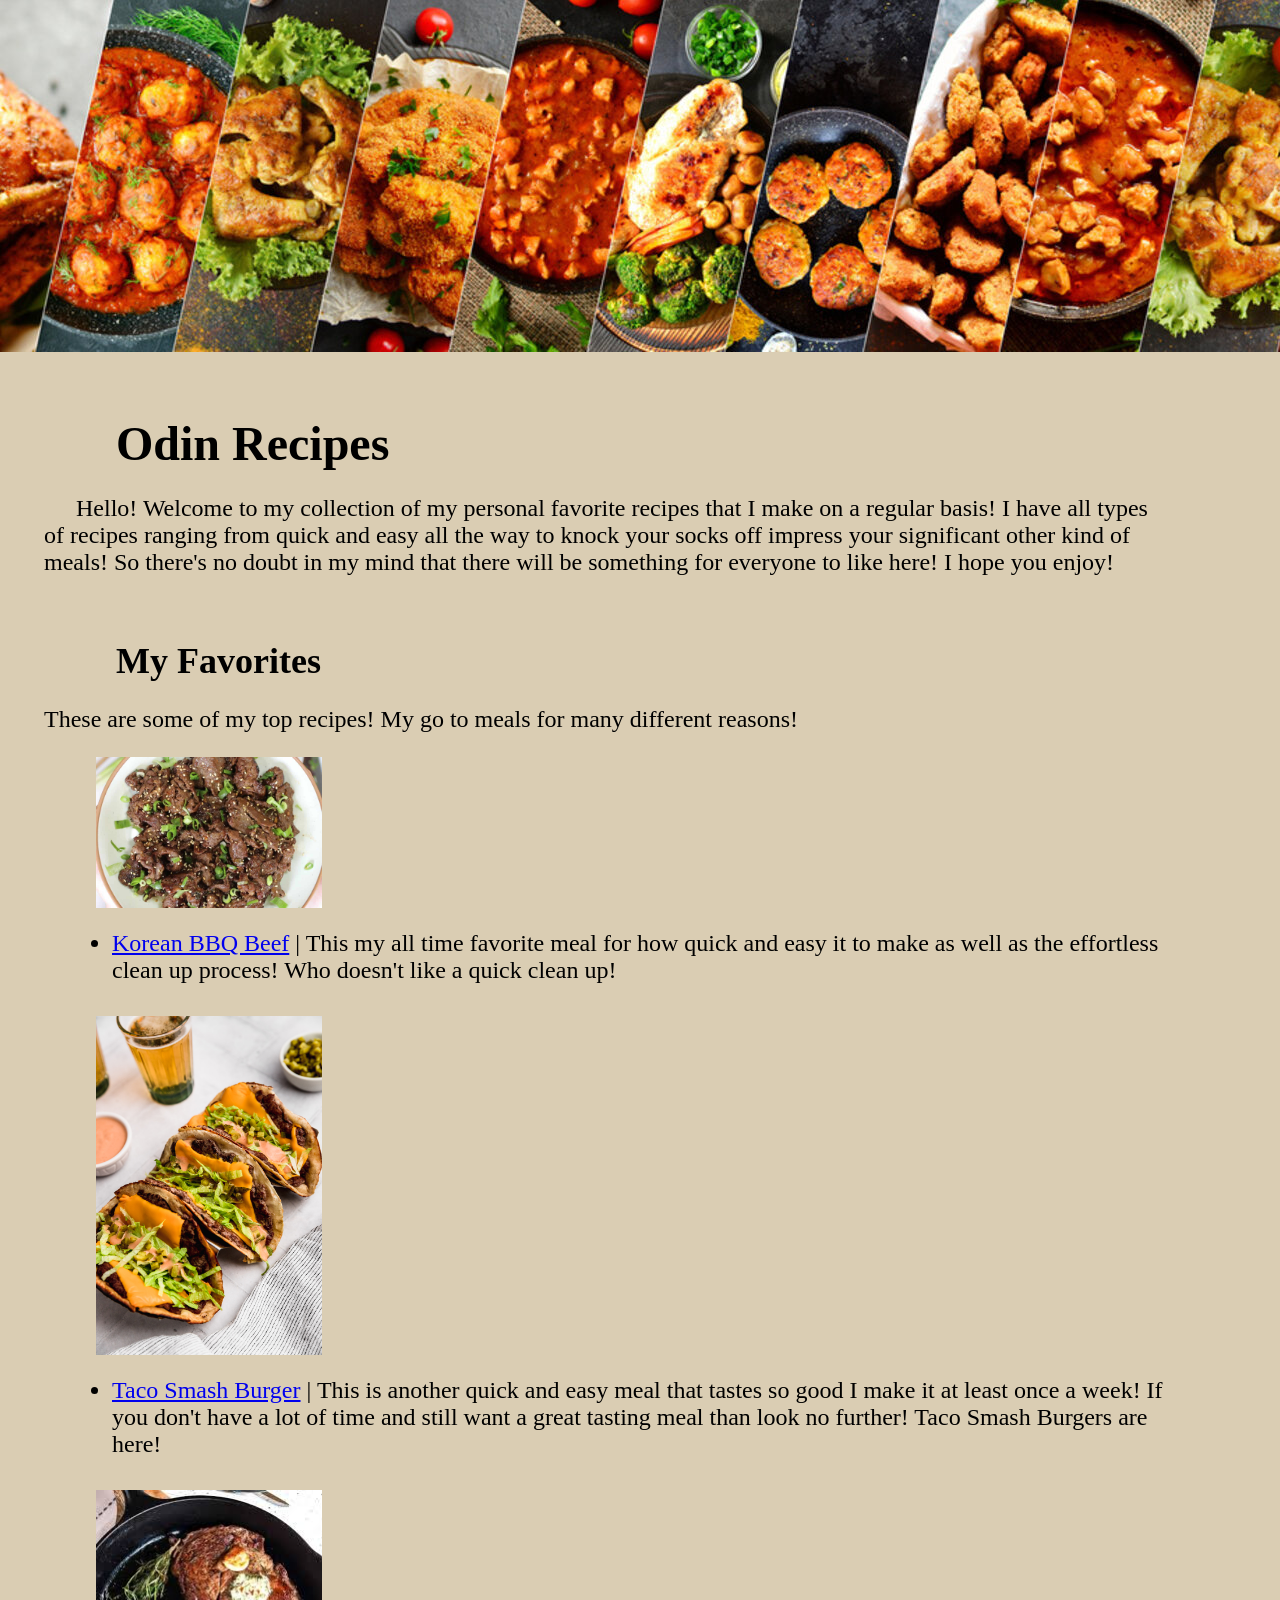
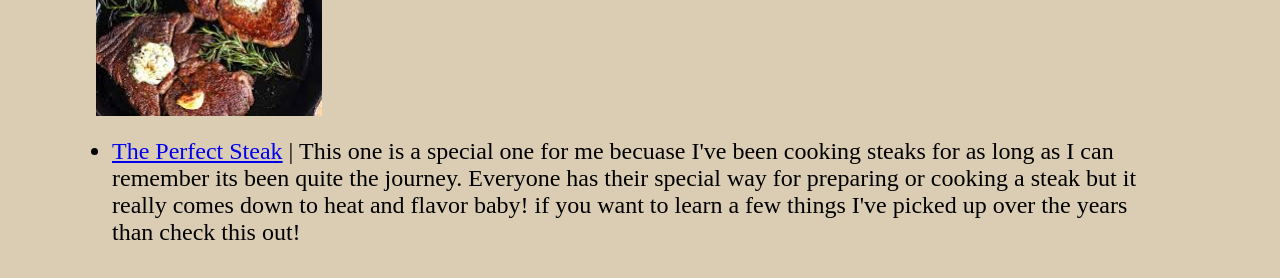
<file: index.html>
<!DOCTYPE html>

<html lang="en">

  <head>
    <meta charset="UTF-8">
    <meta name="viewport" content="width=device-width, initial-scale=1.0">
    <title>Odin Recipes</title>
    <link rel="stylesheet" href="style.css">
  </head>

  <body>
    <img src="images/food-banner.jpg" id="food-banner">
    <h1 class="header">Odin Recipes</h1>
    <p class="para indent">Hello! Welcome to my collection of my personal favorite recipes that I make on a regular basis! I have
      all types of recipes ranging from quick and easy all the way to knock your socks off impress your
      significant other kind of meals! So there's no doubt in my mind that there will be something for
      everyone to like here! I hope you enjoy!</p>

    <h2 class="header small">My Favorites</h2>
    <p class="para">These are some of my top recipes! My go to meals for many different reasons!</p>
    <ul class="ulist">
      <a href="recipes/kbeef.html" target="_blank"><img src="images/kbeef-bowl2.jpg" height="200" width="300" class="listimg"></a>
      <li class="list"> 
        <a href="recipes/kbeef.html" target="_blank">Korean BBQ Beef</a> | This my all time favorite meal for
        how quick and easy it to make as well as the effortless clean up process! Who doesn't like a quick
        clean up!
      </li>
      <a href="recipes/taco-burger.html" target="_blank"><img src="images/taco-burger.jpg" height="350" width="300" class="listimg"></a>
      <li class="list">
        <a href="recipes/taco-burger.html" target="_blank">Taco Smash Burger</a> | This is another quick and 
        easy meal that tastes so good I make it at least once a week! If you don't have a lot of 
        time and still want a great tasting meal than look no further! Taco Smash Burgers are here!
      </li>
      <a href="" target="_blank"><img src="images/ribeye.jpeg" height="300" width="300" class="listimg"></a>
      <li class="list">
        <a href="recipes/ribeye.html" target="_blank">The Perfect Steak</a> | This one is a special one for me becuase
        I've been cooking steaks for as long as I can remember its been quite the journey. Everyone has
        their special way for preparing or cooking a steak but it really comes down to heat and flavor baby!
        if you want to learn a few things I've picked up over the years than check this out!
      </li>
    </ul>
    
  </body>

</html>
</file>
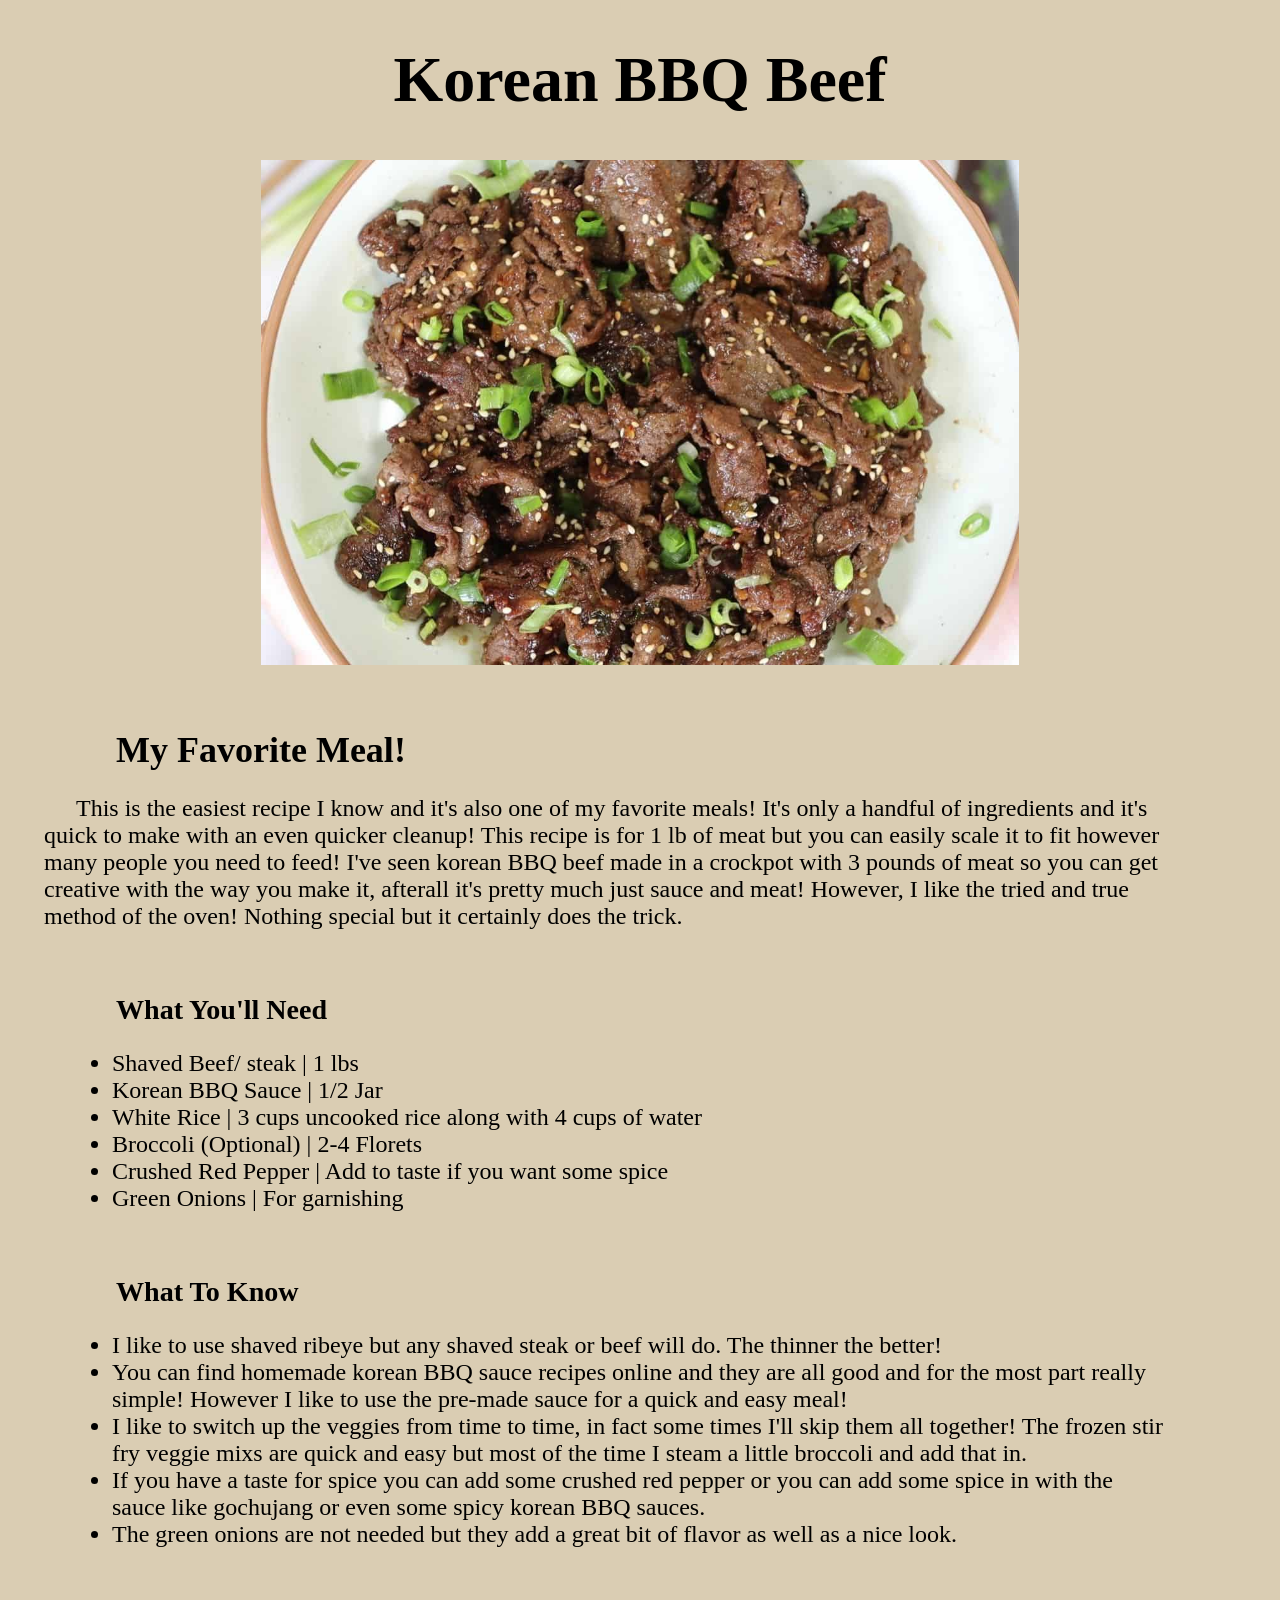
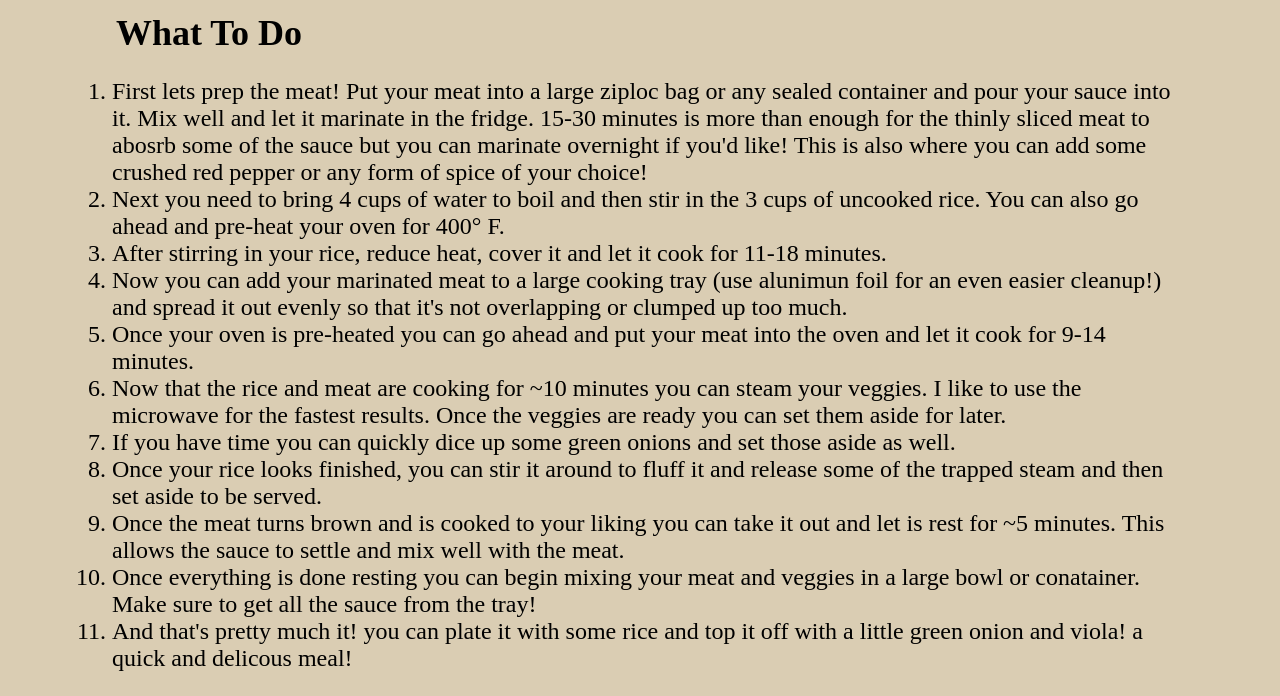
<file: recipes/kbeef.html>
<!DOCTYPE html>

<html lang="en">

<head>
  <meta charset="UTF-8">
  <meta name="viewport" content="width=device-width, initial-scale=1.0">
  <title>Korean BBQ Beef | Odin Recipes</title>
  <link rel="stylesheet" href="../style.css">
</head>

<body>
  <h1 id="food-name">Korean BBQ Beef</h1>
  <img src="../images/kbeef-bowl2.jpg" alt="A yummy looking bowl of korean beef" height="400" width="600" class="img">
  <h2 class="header">My Favorite Meal!</h2>
    <p class="para indent">
      This is the easiest recipe I know and it's also one of my favorite meals! It's only a handful of 
      ingredients and it's quick to make with an even quicker cleanup! This recipe is for 1 lb of meat but 
      you can easily scale it to fit however many people you need to feed! I've seen korean BBQ beef made in 
      a crockpot with 3 pounds of meat so you can get creative with the way you make it, afterall it's pretty 
      much just sauce and meat! However,  I like the tried and true method of the oven! Nothing special but it
      certainly does the trick.
    </p>
    <h3 class="header">What You'll Need</h3>
    <ul class="ingredients">
        <li>Shaved Beef/ steak  |  1 lbs</li>
        <li>Korean BBQ Sauce  |  1/2 Jar</li>
        <li>White Rice  |  3 cups uncooked rice along with 4 cups of water</li> 
        <li>Broccoli (Optional) |  2-4 Florets</li>
        <li>Crushed Red Pepper  |  Add to taste if you want some spice</li>
        <li>Green Onions  |  For garnishing</li>
    </ul>
    <h3 class="header">What To Know</h3>
    <ul class="wtk">
        <li>I like to use shaved ribeye but any shaved steak or beef will do. The thinner the better!</li>
        <li>You can find homemade korean BBQ sauce recipes online and they are all good and for the most part
          really simple! However I like to use the pre-made sauce for a quick and easy meal!</li>
        <li>I like to switch up the veggies from time to time, in fact some times I'll skip them all together!
          The frozen stir fry veggie mixs are quick and easy but most of the time I steam a little broccoli
          and add that in.</li>
        <li>If you have a taste for spice you can add some crushed red pepper or you can add some spice in with
          the sauce like gochujang or even some spicy korean BBQ sauces.</li>
        <li>The green onions are not needed but they add a great bit of flavor as well as a nice look.</li>
    </ul>
    <h2 class="header">What To Do</h2>
    <ol class="todo">
        <li>First lets prep the meat! Put your meat into a large ziploc bag or any sealed container and pour
          your sauce into it. Mix well and let it marinate in the fridge. 15-30 minutes is more than enough for
          the thinly sliced meat to abosrb some of the sauce but you can marinate overnight if you'd like! This
          is also where you can add some crushed red pepper or any form of spice of your choice!</li>
        <li>Next you need to bring 4 cups of water to boil and then stir in the 3 cups of uncooked rice. You
          can also go ahead and pre-heat your oven for 400&deg; F. </li>
        <li>After stirring in your rice, reduce heat, cover it and let it cook for 11-18 minutes.</li>
        <li>Now you can add your marinated meat to a large cooking tray (use alunimun foil for an even easier
          cleanup!) and spread it out evenly so that it's not overlapping or clumped up too much.</li>
        <li>Once your oven is pre-heated you can go ahead and put your meat into the oven and let it cook for
          9-14 minutes.</li>
        <li>Now that the rice and meat are cooking for ~10 minutes you can steam your veggies. I like to use
          the microwave for the fastest results. Once the veggies are ready you can set them aside for later.</li>
        <li>If you have time you can quickly dice up some green onions and set those aside as well.</li>
        <li>Once your rice looks finished, you can stir it around to fluff it and release some of the trapped
          steam and then set aside to be served.</li>
        <li>Once the meat turns brown and is cooked to your liking you can take it out and let is rest for
          ~5 minutes. This allows the sauce to settle and mix well with the meat.</li>
        <li>Once everything is done resting you can begin mixing your meat and veggies in a large bowl or
          conatainer. Make sure to get all the sauce from the tray!</li>
        <li>And that's pretty much it! you can plate it with some rice and top it off with a little green 
          onion and viola! a quick and delicous meal!</li>
    </ol>
</body>

</html>
</file>
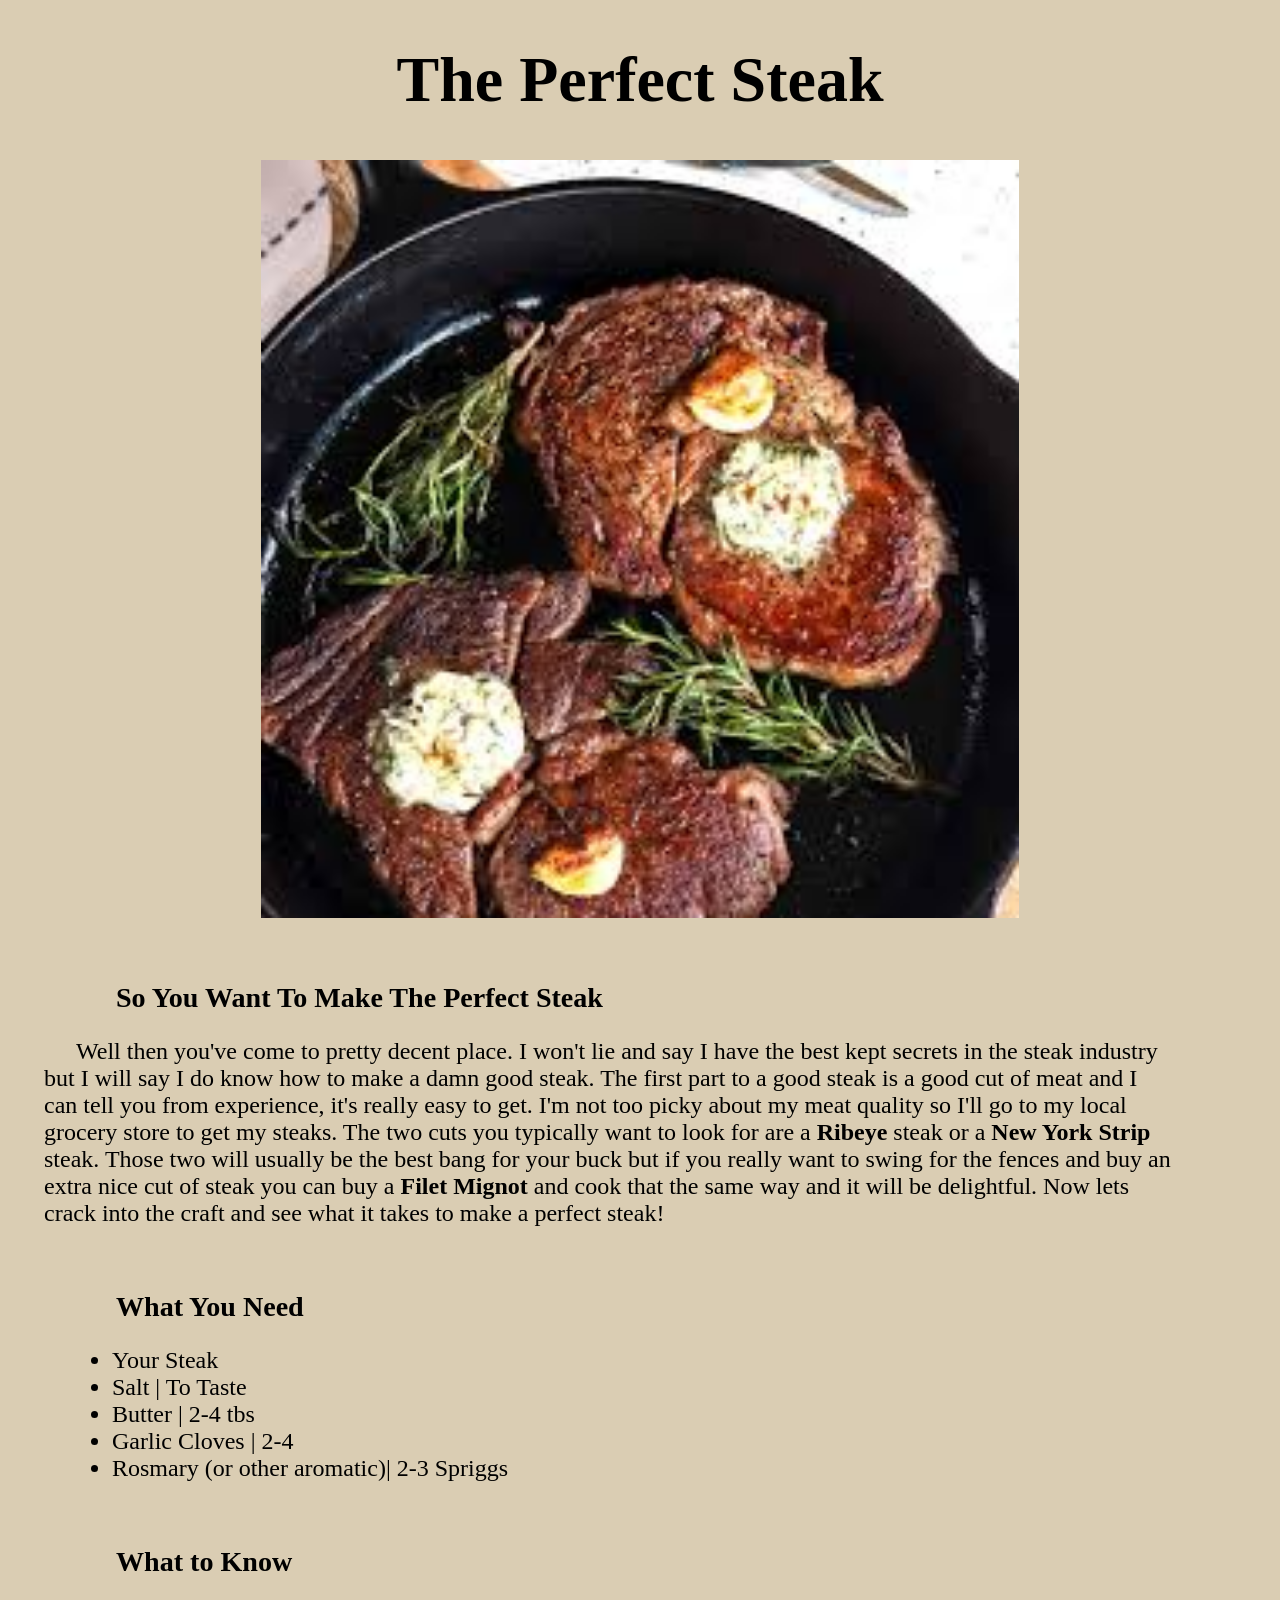
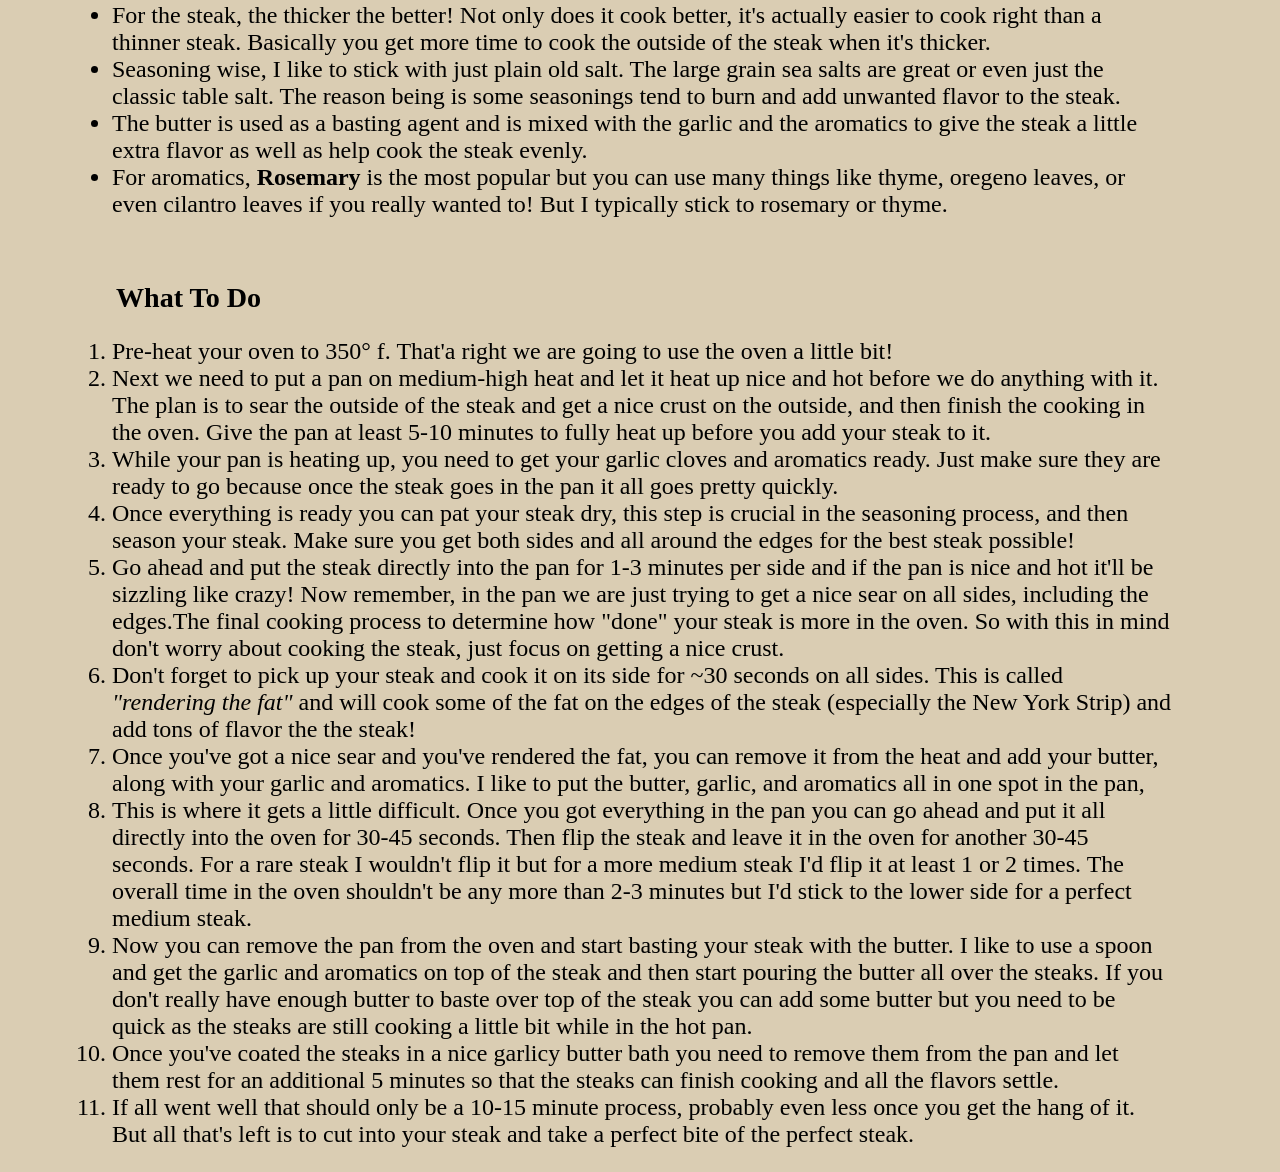
<file: recipes/ribeye.html>
<!DOCTYPE html>

<html lang="en">

<head>
  <meta charset="UTF-8">
  <meta name="viewport" content="width=device-width, initial-scale=1.0">
  <title>The Perfect Steak | Odin Recipes</title>
  <link rel="stylesheet" href="../style.css">
</head>

<body>
  <h1 id="food-name">The Perfect Steak</h1>
  <img src="../images/ribeye.jpeg" height="300" width="300" class="img">  
  <h3 class="header">So You Want To Make The Perfect Steak</h3>
  <p class="para indent">
    Well then you've come to pretty decent place. I won't lie and say I have the best kept secrets in the 
    steak industry but I will say I do know how to make a damn good steak. The first part to a good steak is 
    a good cut of meat and I can tell you from experience, it's really easy to get. I'm not too picky about
    my meat quality so I'll go to my local grocery store to get my steaks. The two cuts you typically want to 
    look for are a <strong>Ribeye</strong> steak or a <strong>New York Strip</strong> steak. Those two will
    usually be the best bang for your buck but if you really want to swing for the fences and buy an extra
    nice cut of steak you can buy a <strong>Filet Mignot</strong> and cook that the same way and it will be
    delightful. Now lets crack into the craft and see what it takes to make a perfect steak!
  </p>
  <h3 class="header">What You Need</h3>
  <ul class="ingredients">
    <li>Your Steak</li>
    <li>Salt | To Taste</li>
    <li>Butter | 2-4 tbs</li>
    <li>Garlic Cloves | 2-4</li>
    <li>Rosmary (or other aromatic)| 2-3 Spriggs</li>
  </ul>
  <h3 class="header"">What to Know</h3>
  <ul class="wtk">
    <li>
      For the steak, the thicker the better! Not only does it cook better, it's actually easier to cook right
      than a thinner steak. Basically you get more time to cook the outside of the steak when it's thicker.
    </li>
    <li>
      Seasoning wise, I like to stick with just plain old salt. The large grain sea salts are great or even
      just the classic table salt. The reason being is some seasonings tend to burn and add unwanted flavor to
      the steak.
    </li>
    <li>
      The butter is used as a basting agent and is mixed with the garlic and the aromatics to give the steak
      a little extra flavor as well as help cook the steak evenly.
    </li>
    <li>
      For aromatics, <strong>Rosemary</strong> is the most popular but you can use many things like thyme,
      oregeno leaves, or even cilantro leaves if you really wanted to! But I typically stick to rosemary
      or thyme.
    </li>
  </ul>
  <h3 class="header">What To Do</h3>
  <ol class="todo">
    <li>Pre-heat your oven to 350&deg; f. That'a right we are going to use the oven a little bit!</li>
    <li>
      Next we need to put a pan on medium-high heat and let it heat up nice and hot before we do anything
      with it. The plan is to sear the outside of the steak and get a nice crust on the outside, and then 
      finish the cooking in the oven. Give the pan at least 5-10 minutes to fully heat up before you add your
      steak to it.
    </li>
    <li>
      While your pan is heating up, you need to get your garlic cloves and aromatics ready. Just make sure they
      are ready to go because once the steak goes in the pan it all goes pretty quickly.
    </li>
    <li>
      Once everything is ready you can pat your steak dry, this step is crucial in the seasoning process, and
      then season your steak. Make sure you get both sides and all around the edges for the best steak possible!
    </li>
    <li>
      Go ahead and put the steak directly into the pan for 1-3 minutes per side and if the pan is nice and hot 
      it'll be sizzling like crazy! Now remember, in the pan we are just trying to get a nice sear on all 
      sides, including the edges.The final cooking process to determine how "done" your steak is more in the 
      oven. So with this in mind don't worry about cooking the steak, just focus on getting a nice crust.
    </li>
    <li>
      Don't forget to pick up your steak and cook it on its side for ~30 seconds on all sides. This is called
      <em>"rendering the fat"</em> and will cook some of the fat on the edges of the steak (especially 
      the New York Strip) and add tons of flavor the the steak!
    </li>
    <li>
      Once you've got a nice sear and you've rendered the fat, you can remove it from the heat and add your
      butter, along with your garlic and aromatics. I like to put the butter, garlic, and aromatics all in one 
      spot in the pan,
    </li>
    <li>
      This is where it gets a little difficult. Once you got everything in the pan you can go ahead and put it 
      all directly into the oven for 30-45 seconds. Then flip the steak and leave it in the oven for
      another 30-45 seconds. For a rare steak I wouldn't flip it but for a more medium steak I'd flip it at 
      least 1 or 2 times. The overall time in the oven shouldn't be any more than 2-3 minutes but I'd stick to 
      the lower side for a perfect medium steak. 
    </li>
    <li>
      Now you can remove the pan from the oven and start basting your steak with the butter. I like to use a 
      spoon and get the garlic and aromatics on top of the steak and then start pouring the butter all over the
      steaks. If you don't really have enough butter to baste over top of the steak you can add some butter but 
      you need to be quick as the steaks are still cooking a little bit while in the hot pan.
    </li>
    <li>
      Once you've coated the steaks in a nice garlicy butter bath you need to remove them from the pan and let
      them rest for an additional 5 minutes so that the steaks can finish cooking and all the flavors settle.
    </li>
    <li>
      If all went well that should only be a 10-15 minute process, probably even less once you get the hang of
      it. But all that's left is to cut into your steak and take a perfect bite of the perfect steak.
    </li>
  </ol>
</body>

</html>
</file>
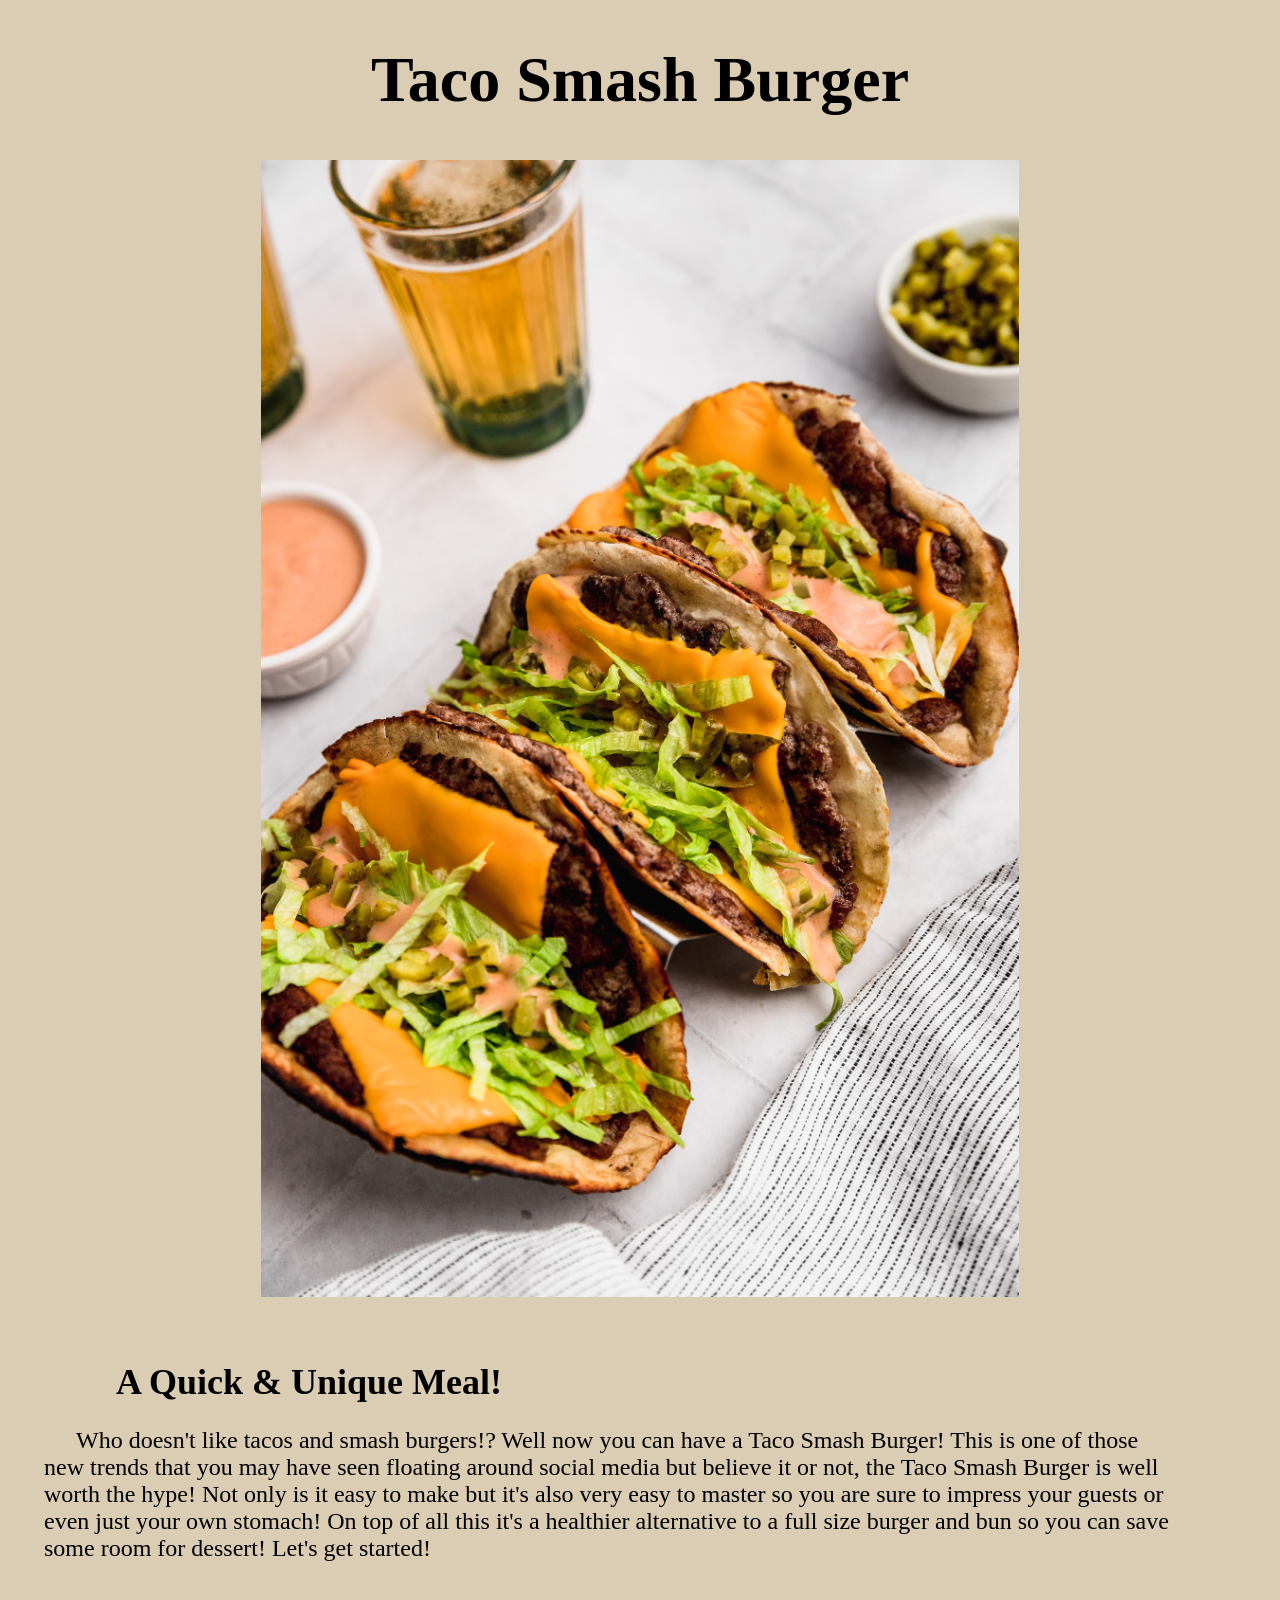
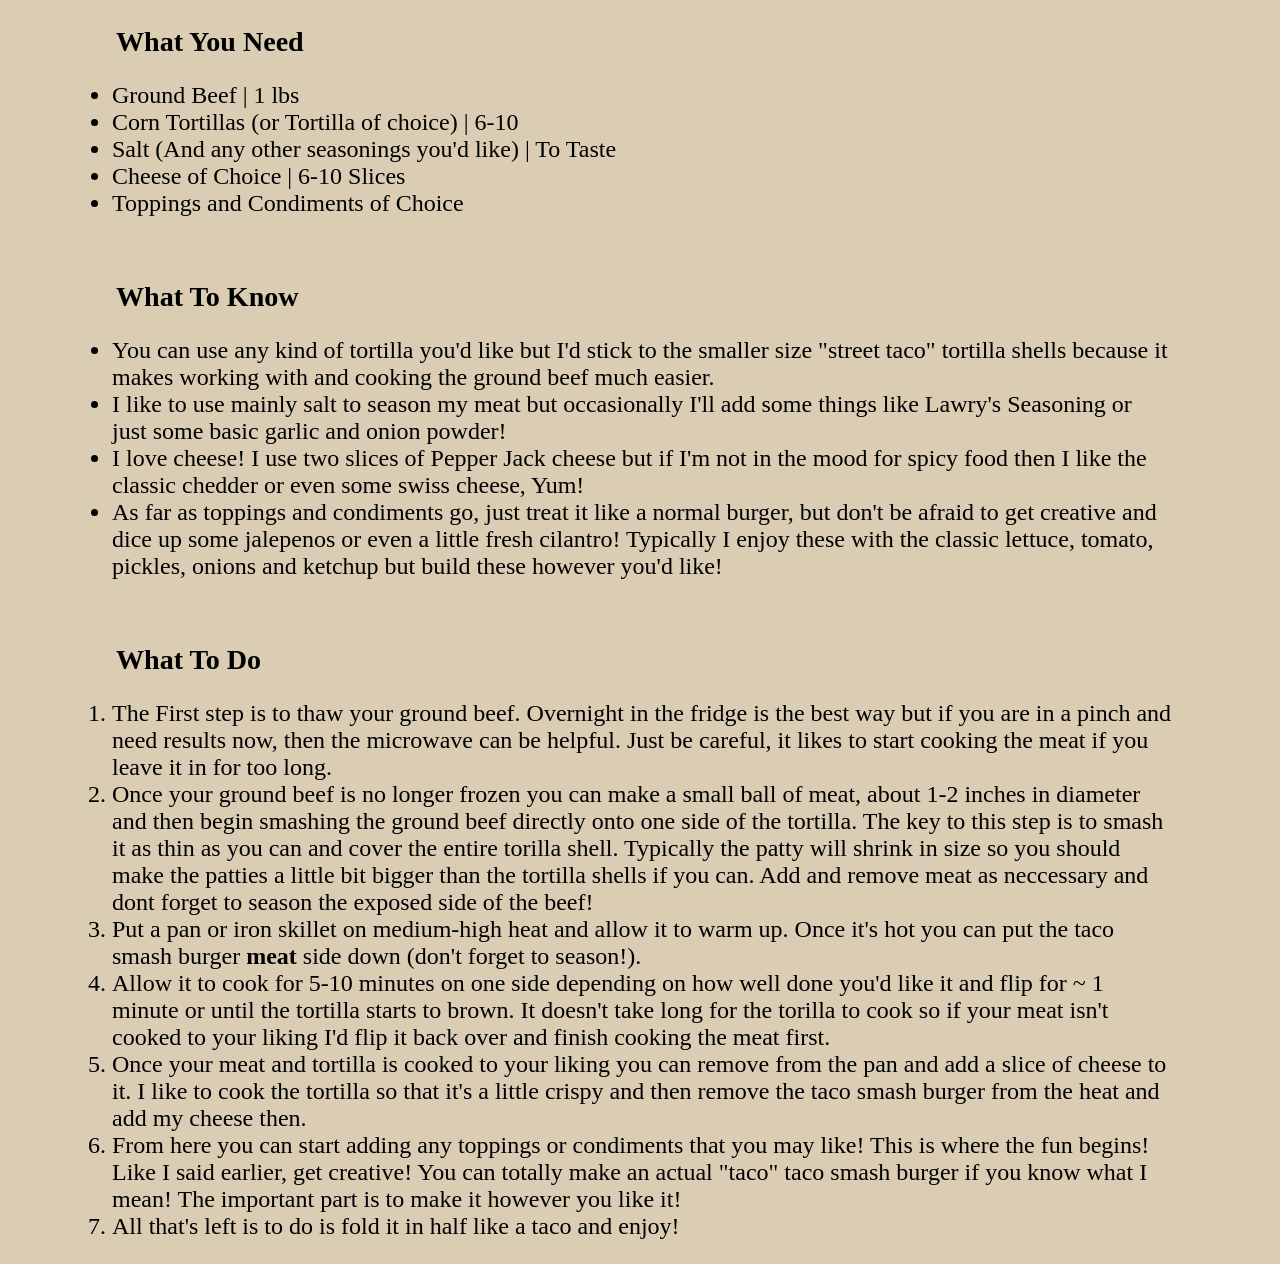
<file: recipes/taco-burger.html>
<!DOCTYPE html>

<html lang="en">

<head>
  <meta charset="UTF-8">
  <meta name="viewport" content="width=device-width, initial-scale=1.0">
  <title>Taco Smash Burgers | Odin Recipes</title>
  <link rel="stylesheet" href="../style.css">
</head>

<body>
  <h1 id="food-name">Taco Smash Burger</h1>
  <img src="../images/taco-burger.jpg" height="650" width="580" class="img">
  <h2 class="header">A Quick & Unique Meal!</h2>
  <p class="para indent">
    Who doesn't like tacos and smash burgers!? Well now you can have a Taco Smash Burger! This is one of
    those new trends that you may have seen floating around social media but believe it or not, the Taco 
    Smash Burger is well worth the hype! Not only is it easy to make but it's also very easy to master so you
    are sure to impress your guests or even just your own stomach! On top of all this it's a healthier
    alternative to a full size burger and bun so you can save some room for dessert! Let's get started!
  </p>
  <h3 class="header">What You Need</h3>
  <ul class="ingredients">
    <li>Ground Beef | 1 lbs</li>
    <li>Corn Tortillas (or Tortilla of choice) | 6-10</li>
    <li>Salt (And any other seasonings you'd like) | To Taste</li>
    <li>Cheese of Choice | 6-10 Slices</li>
    <li>Toppings and Condiments of Choice</li>
  </ul>
  <h3 class="header">What To Know</h3>
  <ul class="wtk">
    <li>
      You can use any kind of tortilla you'd like but I'd stick to the smaller size "street taco" tortilla
      shells because it makes working with and cooking the ground beef much easier.
    </li>
    <li>
      I like to use mainly salt to season my meat but occasionally I'll add some things like
      Lawry's Seasoning or just some basic garlic and onion powder!
    </li>
    <li>
      I love cheese! I use two slices of Pepper Jack cheese but if I'm not in the mood for spicy food then
      I like the classic chedder or even some swiss cheese, Yum!
    </li>
    <li>
      As far as toppings and condiments go, just treat it like a normal burger, but don't be afraid to get 
      creative and dice up some jalepenos or even a little fresh cilantro! Typically I enjoy these with the 
      classic lettuce, tomato, pickles, onions and ketchup but build these however you'd like!
    </li>
  </ul>
  <h3 class="header">What To Do</h3>
  <ol class="todo">
    <li>
      The First step is to thaw your ground beef. Overnight in the fridge is the best way but if you are in a
      pinch and need results now, then the microwave can be helpful. Just be careful, it likes to start cooking
      the meat if you leave it in for too long.
    </li>
    <li>
      Once your ground beef is no longer frozen you can make a small ball of meat, about 1-2 inches in diameter
      and then begin smashing the ground beef directly onto one side of the tortilla. The key to this step is 
      to smash it as thin as you can and cover the entire torilla shell. Typically the patty will shrink in 
      size so you should make the patties a little bit bigger than the tortilla shells if you can. Add and 
      remove meat as neccessary and dont forget to season the exposed side of the beef!
    </li>
    <li>
      Put a pan or iron skillet on medium-high heat and allow it to warm up. Once it's hot you can put the 
      taco smash burger <strong>meat</strong> side down (don't forget to season!). 
    </li>
    <li>
      Allow it to cook for 5-10 minutes on one side depending on how well done you'd like it and flip for 
      ~ 1 minute or until the tortilla starts to brown. It doesn't take long for the torilla to cook 
      so if your meat isn't cooked to your liking I'd flip it back over and finish cooking the meat first.
    </li>
    <li>
      Once your meat and tortilla is cooked to your liking you can remove from the pan and add a slice of 
      cheese to it. I like to cook the tortilla so that it's a little crispy and then 
      remove the taco smash burger from the heat and add my cheese then.
    </li>
    <li>
      From here you can start adding any toppings or condiments that you may like! This is where the fun
      begins! Like I said earlier, get creative! You can totally make an actual "taco" taco smash burger 
      if you know what I mean! The important part is to make it however you like it!
    </li>
    <li>All that's left is to do is fold it in half like a taco and enjoy!</li>
  </ol>
</body>

</html>
</file>
<file: style.css>
* {
    background-color: rgb(218, 205, 179);
}

body {
    font-family: Georgia, 'Times New Roman', Times, serif;
    font-size: 24px;
    
}

#food-banner {
    display: block;
    margin-left: -16px;
    margin-right: -16px;
    margin-top: -16px;
    width: auto;
    height: auto;
    align-content: center;
}

#food-name {
    text-align: center;
    font-size: 64px;
}

.header {
    margin-left: 108px;
    margin-top: 64px;
    margin-bottom: 0%;
}

.para {
    margin-left: 36px;
    margin-right: 100px;
}

.indent {
    text-indent: 32px;
}

.ulist {
    margin-left: 48px;

}

.list {
    margin-top: 16px;
    margin-bottom: 32px;
    margin-left: 16px;
    margin-right: 100px;
}

.ingredients,
.wtk,
.todo {
    margin-left: 64px;
    margin-right: 100px;
}

.listimg {
    width: 226px;
    height: auto;
}

.img {
    display: block;
    margin-left: auto;
    margin-right: auto;
    width: 60%;
    height: auto;
}
</file>
